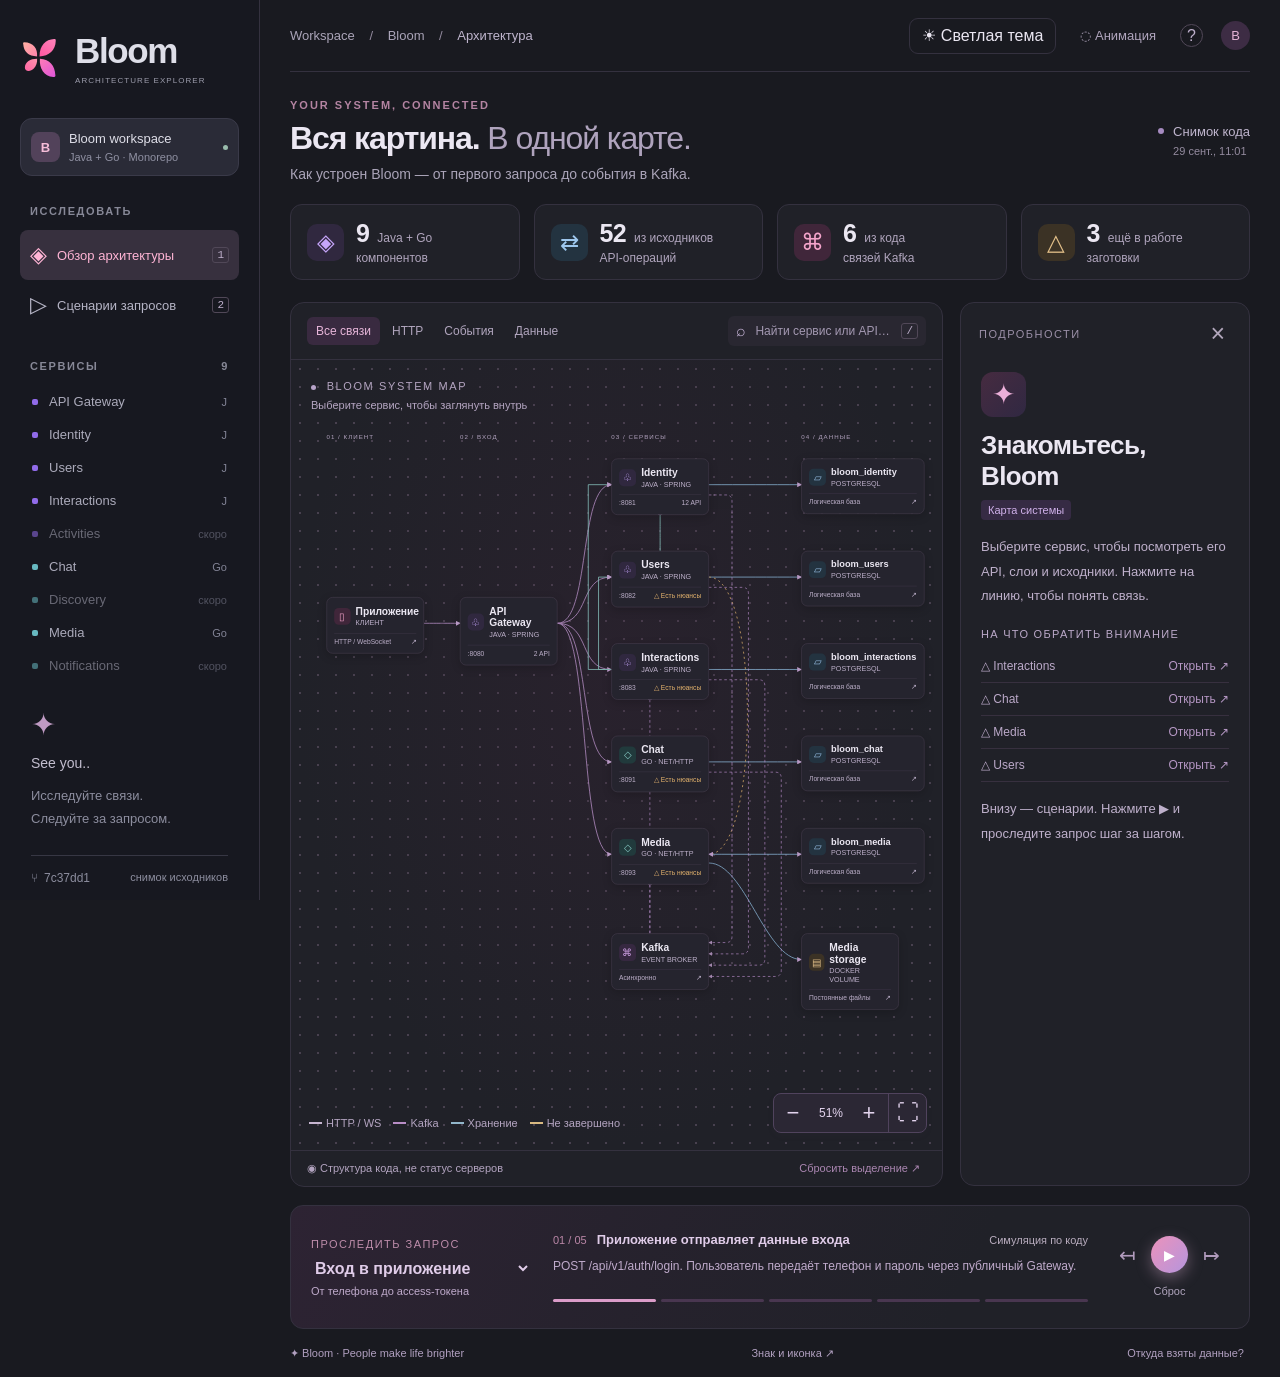
<file: docs/architecture/index.html>
<!doctype html>
<html lang="ru" data-theme="dark">

<head>
  <meta charset="utf-8">
  <meta name="viewport" content="width=device-width, initial-scale=1">
  <meta name="color-scheme" content="dark light">
  <title>Bloom — Architecture Explorer</title>
  <link rel="icon" href="assets/brand/bloom-mark.svg" type="image/svg+xml">
  <script>
    try {
      const savedTheme = localStorage.getItem("bloom-architecture-theme");
      if (savedTheme === "light") document.documentElement.dataset.theme = "light";
    } catch { /* Storage may be disabled; keep the default dark theme. */ }
  </script>
  <link rel="stylesheet" href="style.css">
  <link rel="stylesheet" href="theme.css">
</head>

<body>
  <aside class="sidebar">
    <a class="brand" href="#" aria-label="Bloom, вся архитектура"><img class="brand-mark"
        src="assets/brand/bloom-mark.svg" alt=""><span>Bloom<span class="brand-caption">ARCHITECTURE
          EXPLORER</span></span></a>
    <div class="workspace"><span class="workspace-icon">B</span><span>Bloom workspace<small>Java + Go ·
          Monorepo</small></span><span class="workspace-dot"></span></div>
    <div class="nav-label">ИССЛЕДОВАТЬ</div>
    <button class="nav active" id="overview"><span>◈</span> Обзор архитектуры <kbd>1</kbd></button>
    <button class="nav" id="scenarios-nav"><span>▷</span> Сценарии запросов <kbd>2</kbd></button>
    <div class="nav-label service-label">СЕРВИСЫ <span id="service-count"></span></div>
    <div id="service-list"></div>
    <div class="sidebar-bottom"><span class="small-flower">✦</span><strong>See you..</strong>
      <p>Исследуйте связи.<br>Следуйте за запросом.</p>
      <div class="repo-mark">⑂ <span id="commit">local</span><span>снимок исходников</span></div>
    </div>
  </aside>
  <main>
    <header class="topbar">
      <div class="breadcrumb">Workspace <span>/</span> Bloom <span>/</span> <strong>Архитектура</strong></div>
      <div class="top-actions"><button id="theme" class="theme-toggle" aria-label="Toggle dark theme"
          aria-pressed="true">?</button><button id="motion" class="quiet" aria-pressed="true">◌ Анимация</button><button
          id="help" class="help" aria-label="Как работает карта">?</button><span class="avatar">B</span></div>
    </header>
    <section class="page-heading">
      <div>
        <div class="eyebrow">YOUR SYSTEM, CONNECTED</div>
        <h1>Вся картина. <span>В одной карте.</span></h1>
        <p>Как устроен Bloom — от первого запроса до события в Kafka.</p>
      </div>
      <div class="snapshot"><span class="snapshot-dot"></span>
        <div>Снимок кода<small id="updated">Загрузка…</small></div>
      </div>
    </section>
    <section class="metrics" id="metrics" aria-label="Сводка проекта"></section>
    <div class="explorer">
      <section class="canvas-card">
        <div class="canvas-toolbar">
          <div class="segmented" role="group" aria-label="Тип связей"><button class="selected" data-filter="all">Все
              связи</button><button data-filter="http">HTTP</button><button data-filter="event">События</button><button
              data-filter="sql">Данные</button></div><label class="search"><span>⌕</span><input id="search"
              placeholder="Найти сервис или API…" aria-label="Поиск сервиса или API"><kbd>/</kbd></label>
        </div>
        <div id="viewport" tabindex="0"
          aria-label="Карта архитектуры. Выберите сервис. Перемещение — перетаскивание фона; масштаб — кнопки внизу.">
          <div class="map-label"><span></span> BLOOM SYSTEM MAP <small>Выберите сервис, чтобы заглянуть внутрь</small>
          </div>
          <div id="world"><svg id="connections" aria-label="Связи между сервисами"></svg>
            <div id="nodes"></div>
          </div>
          <div class="map-controls"><button id="zoom-out" aria-label="Уменьшить масштаб">−</button><span
              id="zoom-value">100%</span><button id="zoom-in" aria-label="Увеличить масштаб">+</button><button id="fit"
              aria-label="Показать всю карту" title="Вся карта">⛶</button></div>
          <div class="legend"><span><i class="http"></i> HTTP / WS</span><span><i class="event"></i>
              Kafka</span><span><i class="sql"></i> Хранение</span><span><i class="gap"></i> Не завершено</span></div>
          <div id="no-results" hidden>Ничего не найдено. Попробуйте название сервиса или путь API.</div>
        </div>
        <div class="map-caption"><span>◉ Структура кода, не статус серверов</span><button id="reset">Сбросить выделение
            ↗</button></div>
      </section>
      <aside class="inspector" aria-label="Детали выбранного компонента">
        <div class="inspector-top"><span>ПОДРОБНОСТИ</span><button id="close-detail"
            aria-label="Сбросить выбор">×</button></div>
        <div id="detail"></div>
      </aside>
    </div>
    <section class="player">
      <div class="player-choice"><span class="play-label">ПРОСЛЕДИТЬ ЗАПРОС</span><label for="scenario"
          class="sr-only">Сценарий</label><select id="scenario"></select><span id="scenario-subtitle"></span></div>
      <div class="player-main">
        <div class="step-heading"><span id="step-counter">01 / 05</span><strong id="step-title"></strong><span
            class="simulation">Симуляция по коду</span></div>
        <p id="step-description" aria-live="polite"></p>
        <div id="progress" class="progress"></div>
      </div>
      <div class="play-controls"><button id="previous" aria-label="Предыдущий шаг">↤</button><button id="play"
          class="play" aria-label="Воспроизвести сценарий">▶</button><button id="next"
          aria-label="Следующий шаг">↦</button><button id="stop" class="quiet"
          aria-label="Остановить сценарий">Сброс</button></div>
    </section>
    <footer><span>✦ Bloom · People make life brighter</span><a href="brand.html">Знак и иконка ↗</a><button
        id="about">Откуда взяты данные?</button></footer>
  </main>
  <dialog id="help-dialog"><button id="close-help" class="dialog-close" aria-label="Закрыть">×</button>
    <div class="eyebrow">КАК ЧИТАТЬ КАРТУ</div>
    <h2>Архитектура, которой можно доверять.</h2>
    <p>Карта собрана из Compose, маршрутов Gateway, Spring-контроллеров и OpenAPI Go-сервисов. Она не проверяет,
      запущены ли контейнеры.</p>
    <p><strong>Автоматически:</strong> сервисы, порты, маршруты, API и список исходных файлов. <strong>Вручную
        сверены:</strong> связи между сервисами, особенности авторизации и сценарии. После изменения логики они могут
      потребовать пересмотра.</p>
    <p>Нажмите на карточку или линию. В разделе «Исходники» видны файлы, на которых основано описание. Янтарный цвет
      означает незавершённую интеграцию или заготовку.</p>
    <p>Для обновления запустите <code>python infrastructure/architecture/serve.py</code>. Сервер следит за исходниками;
      открытая страница получает обновления автоматически. При открытии HTML двойным кликом показывается сохранённый
      снимок.</p>
    <p>Клавиши: <kbd>/</kbd> поиск · <kbd>1</kbd> обзор · <kbd>2</kbd> сценарии · <kbd>Esc</kbd> сброс.</p>
  </dialog>
  <script src="data.js"></script>
  <script src="app.js"></script>
</body>

</html>
</file>
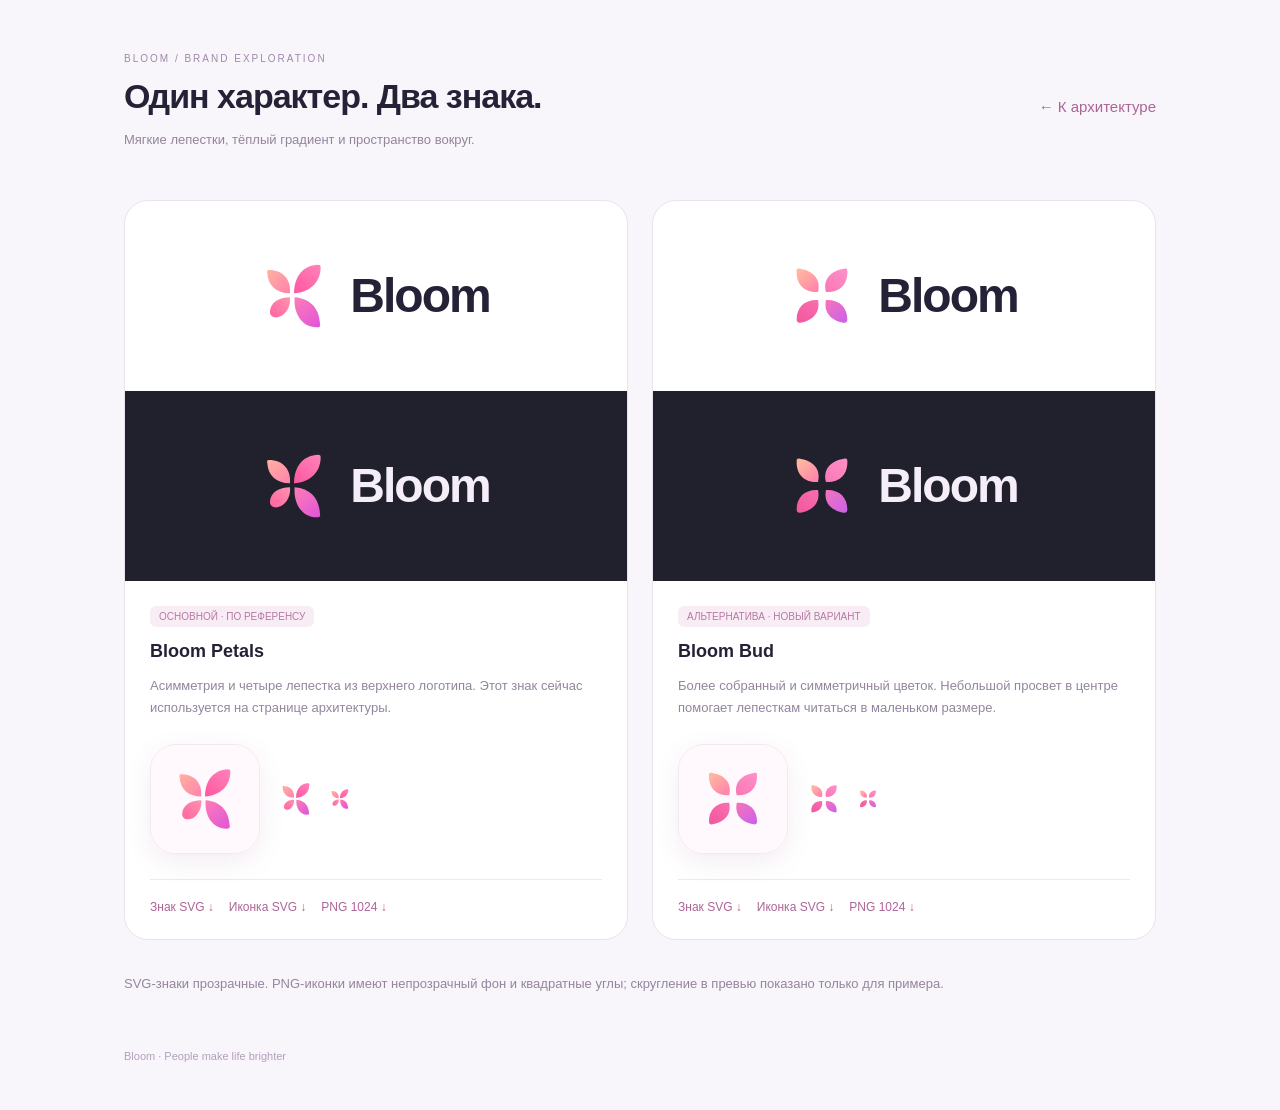
<file: docs/architecture/brand.html>
<!doctype html>
<html lang="ru">
<head><meta charset="utf-8"><meta name="viewport" content="width=device-width,initial-scale=1"><title>Bloom · Знак и иконка</title>
<style>
*{box-sizing:border-box}body{margin:0;background:#f8f6fa;color:#252237;font:15px "Segoe UI",sans-serif}main{max-width:1080px;margin:0 auto;padding:48px 24px}a{color:#ac6497;text-decoration:none}header{display:flex;justify-content:space-between;align-items:center;margin-bottom:36px}small{font-size:10px;letter-spacing:2px;color:#a088aa}h1{font-size:34px;letter-spacing:-1px;margin:12px 0}p{color:#94859d;line-height:1.7;font-size:13px}.grid{display:grid;grid-template-columns:1fr 1fr;gap:24px}.card{background:white;border:1px solid #ebe2ee;border-radius:24px;overflow:hidden}.lockup{height:190px;display:flex;align-items:center;justify-content:center;gap:24px}.lockup img{width:64px;height:70px}.lockup strong{font-size:48px;letter-spacing:-2px;line-height:1}.dark{background:#20212c;color:#f5eef8}.info{padding:25px}.info h2{font-size:18px;margin:0 0 10px}.tag{font-size:10px;background:#f8edf5;color:#b779a2;padding:5px 9px;border-radius:6px;display:inline-block;margin-bottom:14px}.samples{display:flex;align-items:center;gap:20px;margin:25px 0}.icon{width:110px;height:110px;border-radius:26px;box-shadow:0 8px 25px #a7739620;border:1px solid #f2e8f1}.sizes{display:flex;gap:18px;align-items:center}.sizes img{width:32px;height:36px}.sizes img:last-child{width:20px;height:24px}.downloads{display:flex;gap:15px;flex-wrap:wrap;font-size:12px;padding-top:20px;border-top:1px solid #f0e7f1}.note{padding:20px 0}footer{margin-top:35px;font-size:11px;color:#b39fbb}@media(max-width:640px){.grid{grid-template-columns:1fr}header{align-items:flex-start;gap:20px}.lockup strong{font-size:42px}.lockup{gap:20px}h1{font-size:27px}}
</style></head>
<body><main><header><div><small>BLOOM / BRAND EXPLORATION</small><h1>Один характер. Два знака.</h1><p>Мягкие лепестки, тёплый градиент и пространство вокруг.</p></div><a href="index.html">← К архитектуре</a></header><div class="grid">
<article class="card"><div class="lockup"><img src="assets/brand/bloom-mark.svg" alt="Четыре асимметричных розовых лепестка"><strong>Bloom</strong></div><div class="lockup dark"><img src="assets/brand/bloom-mark.svg" alt=""><strong>Bloom</strong></div><div class="info"><span class="tag">ОСНОВНОЙ · ПО РЕФЕРЕНСУ</span><h2>Bloom Petals</h2><p>Асимметрия и четыре лепестка из верхнего логотипа. Этот знак сейчас используется на странице архитектуры.</p><div class="samples"><img class="icon" src="assets/brand/bloom-app-icon.svg" alt="Иконка приложения Bloom"><div class="sizes"><img src="assets/brand/bloom-mark.svg" alt="Знак 32 пикселя"><img src="assets/brand/bloom-mark.svg" alt="Знак 20 пикселей"></div></div><div class="downloads"><a href="assets/brand/bloom-mark.svg" download>Знак SVG ↓</a><a href="assets/brand/bloom-app-icon.svg" download>Иконка SVG ↓</a><a href="assets/brand/bloom-app-icon.png" download>PNG 1024 ↓</a></div></div></article>
<article class="card"><div class="lockup"><img src="assets/brand/bloom-mark-bud.svg" alt="Симметричный цветок Bloom Bud"><strong>Bloom</strong></div><div class="lockup dark"><img src="assets/brand/bloom-mark-bud.svg" alt=""><strong>Bloom</strong></div><div class="info"><span class="tag">АЛЬТЕРНАТИВА · НОВЫЙ ВАРИАНТ</span><h2>Bloom Bud</h2><p>Более собранный и симметричный цветок. Небольшой просвет в центре помогает лепесткам читаться в маленьком размере.</p><div class="samples"><img class="icon" src="assets/brand/bloom-app-icon-bud.svg" alt="Альтернативная иконка приложения"><div class="sizes"><img src="assets/brand/bloom-mark-bud.svg" alt="Знак 32 пикселя"><img src="assets/brand/bloom-mark-bud.svg" alt="Знак 20 пикселей"></div></div><div class="downloads"><a href="assets/brand/bloom-mark-bud.svg" download>Знак SVG ↓</a><a href="assets/brand/bloom-app-icon-bud.svg" download>Иконка SVG ↓</a><a href="assets/brand/bloom-app-icon-bud.png" download>PNG 1024 ↓</a></div></div></article>
</div><p class="note">SVG-знаки прозрачные. PNG-иконки имеют непрозрачный фон и квадратные углы; скругление в превью показано только для примера.</p><footer>Bloom · People make life brighter</footer></main></body></html>
</file>
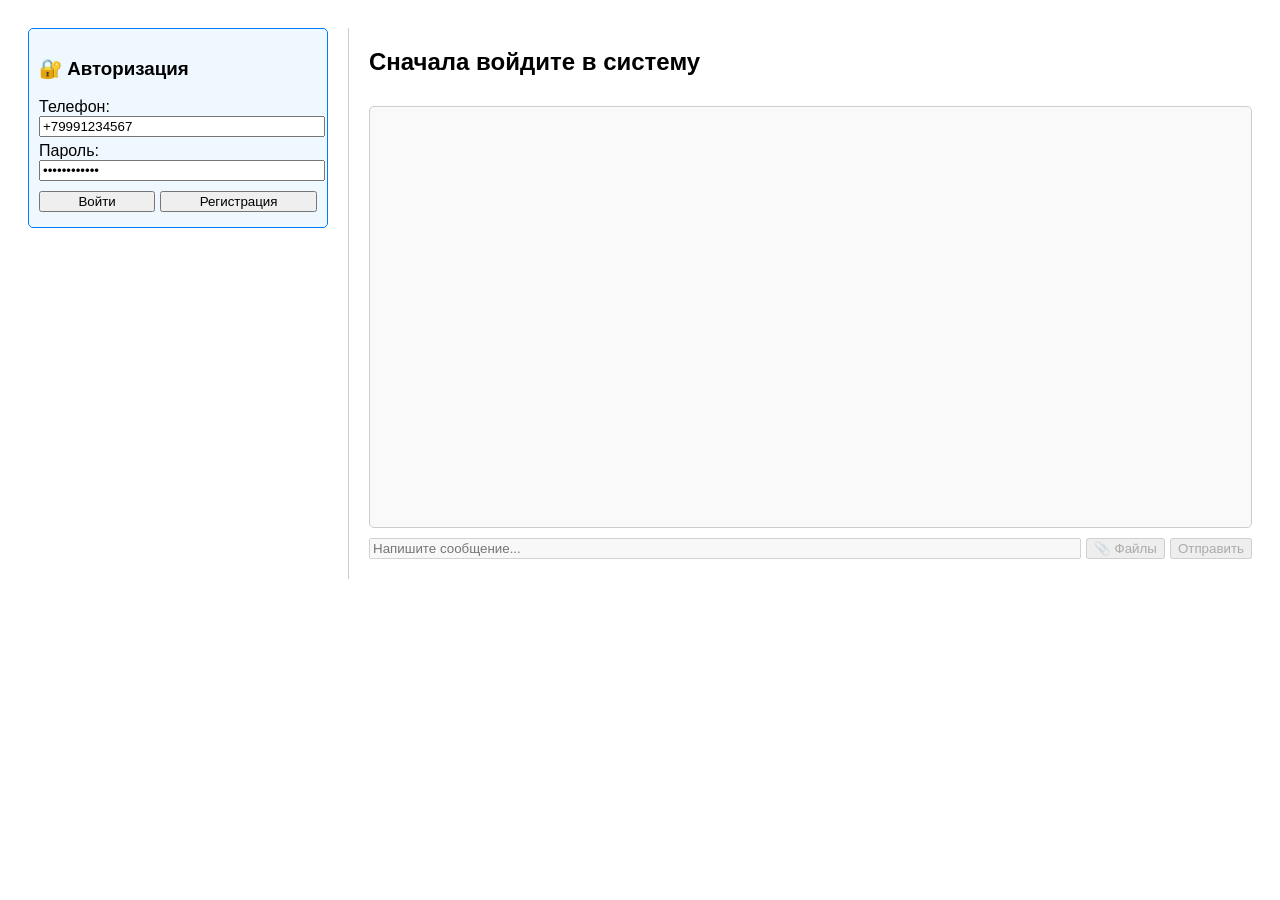
<file: server/chat/tools/test_client.html>
<!DOCTYPE html>
<html>

<head>
    <title>Bloom Multi-Chat Test (Real Auth)</title>
    <style>
        body {
            font-family: sans-serif;
            display: flex;
            gap: 20px;
            padding: 20px;
        }

        .sidebar {
            width: 300px;
            border-right: 1px solid #ccc;
            padding-right: 20px;
        }

        .main {
            flex-grow: 1;
        }

        .chat-list {
            list-style: none;
            padding: 0;
        }

        .chat-item {
            padding: 10px;
            border: 1px solid #ddd;
            margin-bottom: 5px;
            cursor: pointer;
            border-radius: 5px;
        }

        .chat-item:hover {
            background: #f0f0f0;
        }

        #chat {
            height: 400px;
            border: 1px solid #ccc;
            border-radius: 5px;
            overflow-y: scroll;
            padding: 10px;
            margin-bottom: 10px;
            background: #f9f9f9;
        }

        .message {
            margin-bottom: 5px;
            padding: 5px;
            background: #e1f5fe;
            border-radius: 4px;
            width: fit-content;
        }

        .system {
            color: gray;
            font-size: 0.9em;
            font-style: italic;
        }

        .controls {
            margin-bottom: 15px;
        }

        .auth-section {
            border: 1px solid #007bff;
            padding: 10px;
            border-radius: 5px;
            margin-bottom: 15px;
            background: #f0f8ff;
        }

        .hidden {
            display: none;
        }
    </style>
</head>

<body>
    <div class="sidebar">
        <!-- БЛОК АВТОРИЗАЦИИ -->
        <div class="auth-section" id="authSection">
            <h3>🔐 Авторизация</h3>
            <label>Телефон:</label>
            <input type="text" id="authPhone" value="+79991234567" style="width: 100%; margin-bottom: 5px;">
            <label>Пароль:</label>
            <input type="password" id="authPassword" value="password1234" style="width: 100%; margin-bottom: 10px;">
            <div style="display: flex; gap: 5px;">
                <button onclick="login()" style="flex-grow: 1; cursor: pointer;">Войти</button>
                <button onclick="register()" style="flex-grow: 1; cursor: pointer;">Регистрация</button>
            </div>
            <div id="authStatus" style="font-size: 0.8em; color: red; margin-top: 5px;"></div>
        </div>

        <!-- ИНФО О ТЕКУЩЕМ ПОЛЬЗОВАТЕЛЕ -->
        <div class="controls hidden" id="userInfoSection">
            <h4 style="margin: 0 0 5px 0;">✅ Вы вошли</h4>
            <div style="font-size: 0.8em; word-wrap: break-word; color: #333;">ID: <span id="myUserId"></span></div>
        </div>

        <!-- СОЗДАНИЕ КОМНАТЫ -->
        <div class="controls hidden" id="createRoomSection" style="border: 1px solid #eee; padding: 10px;">
            <h4>Создать новый чат</h4>
            <label>С кем (ID друга):</label>
            <input type="text" id="targetUserId" placeholder="UUID друга..." style="width: 100%;">
            <button onclick="createRoom()" style="margin-top: 5px; width: 100%; cursor: pointer;">Создать чат</button>
        </div>

        <button onclick="loadRooms()" id="loadRoomsBtn" class="hidden"
            style="width: 100%; padding: 10px; background: #dcedc8; border: none; cursor:pointer;">📥 Загрузить мои
            чаты</button>

        <!-- ПОИСК СООБЩЕНИЙ -->
        <div class="controls hidden" id="searchSection"
            style="border: 1px solid #eee; padding: 10px; margin-top: 10px;">
            <h4>Поиск сообщений</h4>
            <input type="text" id="searchQuery" placeholder="Что ищем?" style="width: 100%; margin-bottom: 5px;">
            <button onclick="searchMessages()" style="width: 100%; cursor: pointer;">Найти</button>
            <ul id="searchResults" class="chat-list" style="margin-top: 10px; max-height: 200px; overflow-y: auto;">
            </ul>
        </div>

        <ul id="roomsList" class="chat-list"></ul>
    </div>

    <div class="main">
        <h2 id="chatTitle" style="margin-bottom: 5px;">Сначала войдите в систему</h2>
        <div id="onlineStatus" style="font-size: 0.85em; color: gray; margin-bottom: 10px; min-height: 15px;"></div>
        <div id="chat"></div>

        <div id="attachmentsPreview" style="margin-bottom: 5px; font-size: 0.9em; color: #555;"></div>

        <div style="display: flex; gap: 5px;">
            <input type="text" id="msg" placeholder="Напишите сообщение..." disabled style="flex-grow: 1;"
                oninput="sendTyping()">
            <input type="file" id="mediaFile" multiple style="display:none;" onchange="uploadMedia()">
            <button id="uploadBtn" onclick="document.getElementById('mediaFile').click()" disabled>📎 Файлы</button>
            <button id="sendBtn" onclick="sendMessage()" disabled>Отправить</button>
        </div>
        <div id="typingIndicator" style="font-size: 0.8em; color: gray; margin-top: 5px; min-height: 15px;"></div>
    </div>

    <script>
        const host = window.location.host;
        const protocol = window.location.protocol;
        const wsProtocol = protocol === "https:" ? "wss:" : "ws:";

        const authApiUrl = `${protocol}//${host}/api/v1/auth`;
        const roomsApiUrl = `${protocol}//${host}/api/v1/conversations`; // Через Gateway API это будет проксировано на Чат
        const mediaApiUrl = `${protocol}//${host}/api/v1/media/upload`;

        let ws;
        let currentRoomId = null;
        let currentOtherUserId = null;
        let accessToken = null;
        let currentUserId = null;
        let uploadedFiles = []; // Array of objects { media_id, media_type }
        let attachmentsSupported = false;

        // Кэш онлайн-статусов
        let userPresence = {};

        function updateOnlineStatus(status) {
            const el = document.getElementById("onlineStatus");
            if (!status) {
                el.innerText = "";
                return;
            }
            if (status === "online") {
                el.innerText = "● В сети";
                el.style.color = "green";
            } else {
                el.innerText = "○ Не в сети";
                el.style.color = "gray";
            }
        }

        // ----- АВТОРИЗАЦИЯ -----
        async function register() {
            const phone = document.getElementById("authPhone").value;
            const password = document.getElementById("authPassword").value;
            try {
                const res = await fetch(`${authApiUrl}/register`, {
                    method: 'POST',
                    headers: { 'Content-Type': 'application/json' },
                    body: JSON.stringify({ phoneNumber: phone, password })
                });
                if (res.ok) {
                    document.getElementById("authStatus").innerText = "Регистрация успешна! Теперь войдите.";
                    document.getElementById("authStatus").style.color = "green";
                } else {
                    document.getElementById("authStatus").innerText = "Ошибка: " + await res.text();
                }
            } catch (e) {
                document.getElementById("authStatus").innerText = "Ошибка: " + e;
            }
        }

        async function login() {
            const phone = document.getElementById("authPhone").value;
            const password = document.getElementById("authPassword").value;
            try {
                const res = await fetch(`${authApiUrl}/login`, {
                    method: 'POST',
                    headers: { 'Content-Type': 'application/json' },
                    body: JSON.stringify({ phoneNumber: phone, password })
                });

                if (res.ok) {
                    const data = await res.json();
                    accessToken = data.accessToken || data.access_token || data.token;
                    if (!accessToken) {
                        document.getElementById("authStatus").innerText = "Токен не получен";
                        return;
                    }
                    onAuthSuccess(accessToken);
                } else {
                    document.getElementById("authStatus").innerText = "Ошибка: " + await res.text();
                }
            } catch (e) {
                document.getElementById("authStatus").innerText = "Ошибка: " + e;
            }
        }

        async function onAuthSuccess(token) {
            // Декодируем JWT чтобы получить user_id
            try {
                const payload = JSON.parse(atob(token.split('.')[1]));
                currentUserId = payload.user_id || payload.sub;
            } catch (e) {
                currentUserId = "unknown";
            }

            document.getElementById("authSection").classList.add("hidden");
            document.getElementById("userInfoSection").classList.remove("hidden");
            document.getElementById("createRoomSection").classList.remove("hidden");
            document.getElementById("loadRoomsBtn").classList.remove("hidden");
            document.getElementById("searchSection").classList.remove("hidden");
            document.getElementById("myUserId").innerText = currentUserId;

            // --- CAPABILITIES CHECK ---
            try {
                const chatCapRes = await fetch(`${protocol}//${host}/api/v1/conversations/capabilities`, {
                    headers: { 'Authorization': 'Bearer ' + accessToken }
                });
                const mediaCapRes = await fetch(`${protocol}//${host}/api/v1/media/capabilities`, {
                    headers: { 'Authorization': 'Bearer ' + accessToken }
                });
                if (chatCapRes.ok && mediaCapRes.ok) {
                    const chatCap = await chatCapRes.json();
                    const mediaCap = await mediaCapRes.json();
                    if (chatCap.attachmentMessages && mediaCap.privateChatAttachments) {
                        attachmentsSupported = true;
                    }
                }
            } catch (e) { console.warn("Capabilities check failed:", e); }

            // --- ГЛОБАЛЬНЫЙ ВЕБСОКЕТ ---
            const wsUrl = `${wsProtocol}//${host}/api/v1/ws?token=${accessToken}`;
            ws = new WebSocket(wsUrl);

            ws.onopen = () => {
                console.log("WS Подключен");
            };

            ws.onmessage = (evt) => {
                const wsMsg = JSON.parse(evt.data);

                if (wsMsg.type === "error") {
                    alert("Ошибка сервера: " + wsMsg.error);
                    return;
                }

                if (wsMsg.type === "new_message") {
                    const data = wsMsg.payload;

                    // Рисуем сообщение только если мы сейчас сидим в этой комнате
                    if (data.room_id === currentRoomId) {
                        printMsg(data, "");

                        // Сбрасываем индикатор "печатает"
                        document.getElementById("typingIndicator").innerText = "";

                        // Автоматически помечаем как прочитанное, если мы получатель
                        if (data.sender_id !== currentUserId) {
                            ws.send(JSON.stringify({
                                type: "mark_as_read",
                                payload: { message_id: data.id, room_id: currentRoomId }
                            }));
                        }
                    } else {
                        console.log("Новое сообщение в другой комнате:", data.room_id);
                    }
                } else if (wsMsg.type === "edit_message" || wsMsg.type === "delete_message" || wsMsg.type === "mark_as_read") {
                    if (wsMsg.payload.room_id === currentRoomId) {
                        // Простой хак для тестового клиента: просто перезагружаем історію чата,
                        // чтобы отобразить все новые статусы (прочитано/изменено/удалено).
                        connectToRoom(currentRoomId, currentOtherUserId);
                    }
                }

                if (wsMsg.type === "typing") {
                    const data = wsMsg.payload;
                    if (data.room_id === currentRoomId && data.user_id !== currentUserId) {
                        const ind = document.getElementById("typingIndicator");
                        if (data.is_typing) {
                            ind.innerText = "Собеседник печатает...";
                            clearTimeout(window.typingTimeout);
                            window.typingTimeout = setTimeout(() => { ind.innerText = ""; }, 3000);
                        } else {
                            ind.innerText = "";
                        }
                    }
                }

                if (wsMsg.type === "presence") {
                    const data = wsMsg.payload;
                    // 1. Обязательно кэшируем статус в память браузера!
                    userPresence[data.user_id] = data.status;

                    // 2. Если сейчас открыт чат с этим собеседником — обновляем UI
                    if (data.user_id === currentOtherUserId) {
                        updateOnlineStatus(data.status);
                    }
                }
            };

            ws.onclose = () => {
                console.log("WS Отключен");
                document.getElementById("msg").disabled = true;
                document.getElementById("sendBtn").disabled = true;
                document.getElementById("uploadBtn").disabled = true;
            };

            loadRooms();
        }


        // ----- ЧАТЫ И КОМНАТЫ -----
        async function createRoom() {
            const targetId = document.getElementById("targetUserId").value;
            try {
                const res = await fetch(roomsApiUrl, {
                    method: 'POST',
                    headers: {
                        'Authorization': 'Bearer ' + accessToken,
                        'Content-Type': 'application/json'
                    },
                    body: JSON.stringify({ user2_id: targetId })
                });
                if (res.ok) {
                    alert("Комната создана!");
                    loadRooms();
                } else {
                    alert("Ошибка: " + await res.text());
                }
            } catch (e) {
                alert("Ошибка: " + e);
            }
        }

        async function loadRooms() {
            try {
                const res = await fetch(roomsApiUrl, {
                    headers: {
                        'Authorization': 'Bearer ' + accessToken
                    }
                });
                if (res.ok) {
                    const rooms = await res.json();
                    const list = document.getElementById("roomsList");
                    list.replaceChildren();
                    if (!rooms || rooms.length === 0) {
                        const empty = document.createElement("li");
                        empty.textContent = "Нет чатов";
                        list.appendChild(empty);
                        return;
                    }
                    rooms.forEach(room => {
                        const li = document.createElement("li");
                        li.className = "chat-item";
                        const otherUserId = room.user1_id == currentUserId ? room.user2_id : room.user1_id;

                        let text = `Чат с User (ID: ${otherUserId.substring(0, 8)}...)`;
                        if (room.last_message) {
                            text += `\n💬 ${room.last_message}`;
                        }
                        li.innerText = text;

                        li.onclick = () => connectToRoom(room.id, otherUserId);
                        list.appendChild(li);
                    });
                } else {
                    alert("Ошибка загрузки комнат: " + await res.text());
                }
            } catch (e) {
                alert("Ошибка загрузки комнат: " + e);
            }
        }

        // ----- ПОИСК -----
        async function searchMessages() {
            const query = document.getElementById("searchQuery").value;
            if (!query.trim()) return;

            try {
                const searchUrl = `${protocol}//${host}/api/v1/conversations/search?q=${encodeURIComponent(query.trim())}`;
                const res = await fetch(searchUrl, {
                    headers: { 'Authorization': 'Bearer ' + accessToken }
                });

                const list = document.getElementById("searchResults");
                list.replaceChildren();

                if (res.ok) {
                    const data = await res.json();
                    if (!data.items || data.items.length === 0) {
                        const empty = document.createElement("li");
                        empty.textContent = "Ничего не найдено";
                        list.appendChild(empty);
                        return;
                    }
                    data.items.forEach(item => {
                        const li = document.createElement("li");
                        li.className = "chat-item";
                        li.style.fontSize = "0.85em";
                        li.innerText = `Комната ${item.room_id}\nСообщение: ${item.content}`;
                        li.onclick = () => {
                            loadContext(item.room_id, item.id);
                        };
                        list.appendChild(li);
                    });
                } else {
                    alert("Ошибка поиска: " + await res.text());
                }
            } catch (e) {
                alert("Ошибка поиска: " + e);
            }
        }

        async function loadContext(roomId, aroundId) {
            currentRoomId = roomId;
            currentOtherUserId = null; // We don't necessarily know it
            document.getElementById("chatTitle").innerText = `Контекст сообщения ${aroundId} (Комната ${roomId})`;
            document.getElementById("chat").replaceChildren();

            try {
                const contextUrl = `${protocol}//${host}/api/v1/conversations/${roomId}/messages?around=${aroundId}&limit=50`;
                const res = await fetch(contextUrl, {
                    headers: { 'Authorization': 'Bearer ' + accessToken }
                });
                if (res.ok) {
                    const page = await res.json();
                    const msgs = page.items || page;
                    if (msgs && msgs.length > 0) {
                        msgs.forEach(data => {
                            printMsg(data, "");
                            if (data.id === aroundId) {
                                const msgDiv = document.getElementById("msg-" + data.id);
                                if (msgDiv) msgDiv.style.border = "2px solid orange";
                            }
                        });
                    } else {
                        printMsg({ sender_id: "system", content: "Сообщений не найдено." }, "system");
                    }
                } else {
                    alert("Ошибка загрузки контекста: " + await res.text());
                }
            } catch (e) {
                console.error("Ошибка загрузки контекста", e);
            }

            document.getElementById("msg").disabled = false;
            document.getElementById("sendBtn").disabled = false;
            if (attachmentsSupported) {
                document.getElementById("uploadBtn").disabled = false;
            } else {
                document.getElementById("uploadBtn").disabled = true;
            }
        }

        // ----- WEBSOCKET -----
        async function connectToRoom(roomId, otherUserId) {
            currentRoomId = roomId;
            currentOtherUserId = otherUserId;
            document.getElementById("chatTitle").innerText = `Чат с User (ID: ${otherUserId.substring(0, 8)}...)`;

            // Подтягиваем актуальный статус из памяти
            updateOnlineStatus(userPresence[otherUserId]);

            document.getElementById("chat").replaceChildren();

            // Загрузка истории сообщений (теперь через REST)
            try {
                // Если ты используешь Gateway, убедись, что этот маршрут проксируется правильно
                const historyUrl = `${protocol}//${host}/api/v1/conversations/${roomId}/messages`;
                const res = await fetch(historyUrl, {
                    headers: { 'Authorization': 'Bearer ' + accessToken }
                });
                if (res.ok) {
                    const msgs = await res.json();
                    if (msgs && msgs.length > 0) {
                        msgs.forEach(data => {
                            printMsg(data, "");

                            // Если мы зашли и видим непрочитанные сообщения собеседника — помечаем их
                            if (data.sender_id !== currentUserId && !data.read_at) {
                                ws.send(JSON.stringify({
                                    type: "mark_as_read",
                                    payload: { message_id: data.id, room_id: currentRoomId }
                                }));
                            }
                        });
                    } else {
                        printMsg({ sender_id: "system", content: "Сообщений пока нет. Напишите первым!" }, "system");
                    }
                } else {
                    console.error("Ошибка HTTP:", res.status);
                }
            } catch (e) {
                console.error("Ошибка загрузки истории", e);
            }

            document.getElementById("msg").disabled = false;
            document.getElementById("sendBtn").disabled = false;
            if (attachmentsSupported) {
                document.getElementById("uploadBtn").disabled = false;
            } else {
                document.getElementById("uploadBtn").disabled = true;
            }
        }

        // ----- МЕДИА -----
        async function uploadMedia() {
            const files = document.getElementById("mediaFile").files;
            if (files.length === 0) return;
            if (!currentRoomId) {
                alert("Сначала выберите чат");
                return;
            }

            for (let i = 0; i < files.length; i++) {
                const formData = new FormData();
                formData.append("file", files[i]);
                formData.append("roomId", currentRoomId);

                document.getElementById("attachmentsPreview").innerText = `Загрузка файла ${i + 1} из ${files.length}...`;

                try {
                    const res = await fetch(`${protocol}//${host}/api/v1/media/chat-attachments`, {
                        method: "POST",
                        headers: {
                            'Authorization': 'Bearer ' + accessToken,
                            'Idempotency-Key': crypto.randomUUID()
                        },
                        body: formData
                    });

                    if (res.ok) {
                        const data = await res.json();
                        // Сохраняем uuid, как ожидает сервер в новом формате
                        uploadedFiles.push({
                            media_id: data.mediaId
                        });
                    } else {
                        alert("Ошибка загрузки файла " + files[i].name + ": " + await res.text());
                    }
                } catch (e) {
                    alert("Ошибка при отправке файла: " + e);
                }
            }

            document.getElementById("mediaFile").value = "";
            renderAttachmentsPreview();
        }

        function renderAttachmentsPreview() {
            const previewDiv = document.getElementById("attachmentsPreview");
            if (uploadedFiles.length === 0) {
                previewDiv.innerText = "";
                return;
            }
            previewDiv.textContent = `Прикреплено файлов: ${uploadedFiles.length}. `;
            const clear = document.createElement("button");
            clear.textContent = "Удалить всё";
            clear.onclick = clearAttachments;
            previewDiv.appendChild(clear);
        }

        function clearAttachments() {
            uploadedFiles = [];
            renderAttachmentsPreview();
        }

        let lastTypingTime = 0;
        function sendTyping() {
            if (!ws || ws.readyState !== WebSocket.OPEN || !currentRoomId) return;
            const now = Date.now();
            if (now - lastTypingTime < 2000) return; // шлём не чаще раз в 2 секунды
            lastTypingTime = now;

            ws.send(JSON.stringify({
                type: "typing",
                payload: { room_id: currentRoomId, is_typing: true }
            }));
        }

        // ----- СООБЩЕНИЯ -----
        function sendMessage() {
            const input = document.getElementById("msg");
            if (input.value.trim() === "" && uploadedFiles.length === 0) return;

            const msgObj = {
                type: "new_message",
                payload: {
                    room_id: currentRoomId,
                    client_message_id: crypto.randomUUID(),
                    content: input.value,
                    attachments: uploadedFiles
                }
            };

            ws.send(JSON.stringify(msgObj));
            input.value = "";
            clearAttachments();
        }

        function safeMediaUrl(value) {
            if (typeof value !== "string") return null;
            try {
                const url = new URL(value, window.location.origin);
                if (url.origin !== window.location.origin || !["http:", "https:"].includes(url.protocol)
                    || url.username || url.password || url.search || url.hash
                    || !/^\/api\/v1\/media\/[0-9a-f]{8}-[0-9a-f]{4}-[0-9a-f]{4}-[0-9a-f]{4}-[0-9a-f]{12}$/i.test(url.pathname)) return null;
                return url.href;
            } catch (_) { return null; }
        }

        async function downloadMedia(url, button) {
            // Never navigate to unverified Media content: HTML/SVG may contain scripts.
            const safeUrl = safeMediaUrl(url);
            if (!safeUrl) return;
            button.disabled = true;
            try {
                const response = await fetch(safeUrl, {
                    headers: { Authorization: "Bearer " + accessToken },
                    redirect: "error",
                    credentials: "omit",
                    signal: AbortSignal.timeout(30000)
                });
                if (!response.ok) throw new Error("Не удалось скачать файл");
                const reader = response.body.getReader();
                const chunks = [];
                let size = 0;
                try {
                    while (true) {
                        const { done, value } = await reader.read();
                        if (done) break;
                        size += value.byteLength;
                        if (size > 10 * 1024 * 1024) throw new Error("Файл слишком большой");
                        chunks.push(value);
                    }
                } finally { await reader.cancel(); }
                const blob = new Blob(chunks, { type: "application/octet-stream" });
                const blobUrl = URL.createObjectURL(blob);
                const link = document.createElement("a");
                link.href = blobUrl;
                link.download = "bloom-attachment.bin";
                document.body.appendChild(link);
                link.click();
                link.remove();
                setTimeout(() => URL.revokeObjectURL(blobUrl), 60000);
            } catch (_) {
                alert("Не удалось скачать файл. Проверь доступ и подключение.");
            } finally { button.disabled = false; }
        }

        function printMsg(data, className) {
            const chatDiv = document.getElementById("chat");
            const div = document.createElement("div");
            if (data.id) div.id = "msg-" + data.id;
            div.className = className === "system" ? "message system" : "message";

            const isMe = data.sender_id === currentUserId;
            const sender = className === "system" ? "Система" : (isMe ? "Вы" : "Собеседник");

            const author = document.createElement("b");
            author.textContent = `${sender}: `;
            div.appendChild(author);

            if (data.deleted_at) {
                div.appendChild(document.createTextNode("[Сообщение удалено]"));
                chatDiv.appendChild(div);
                chatDiv.scrollTop = chatDiv.scrollHeight;
                return;
            }

            const textNode = document.createTextNode((typeof data.content === "string" ? data.content : "") + " ");
            div.appendChild(textNode);

            if (data.edited_at) {
                const editedSpan = document.createElement("small");
                editedSpan.style.color = "gray";
                editedSpan.textContent = "[Изменено] ";
                div.appendChild(editedSpan);
            }

            if (isMe && data.read_at) {
                const readSpan = document.createElement("small");
                readSpan.style.color = "green";
                readSpan.textContent = "✓✓ ";
                div.appendChild(readSpan);
            }

            if (Array.isArray(data.attachments) && data.attachments.length > 0) {
                const list = document.createElement("ul");
                data.attachments.forEach(att => {
                    const item = document.createElement("li");
                    let urlStr = null;
                    if (att.media_id) {
                        urlStr = `/api/v1/media/${att.media_id}`;
                    } else if (att.url) {
                        urlStr = att.url;
                    }

                    if (urlStr) {
                        const safeUrl = safeMediaUrl(urlStr);
                        if (safeUrl) {
                            const button = document.createElement("button");
                            button.textContent = "Скачать файл (без предпросмотра)";
                            button.onclick = () => downloadMedia(safeUrl, button);
                            item.appendChild(button);
                        } else {
                            item.textContent = "Недопустимая ссылка на вложение";
                        }
                    } else {
                        item.textContent = "Нет ссылки или media_id";
                    }
                    list.appendChild(item);
                });
                div.appendChild(list);
            }

            if (isMe && !className) {
                const editBtn = document.createElement("button");
                editBtn.textContent = "✎";
                editBtn.style.marginLeft = "10px";
                editBtn.onclick = () => {
                    const newText = prompt("Редактировать сообщение:", data.content);
                    if (newText !== null && newText.trim() !== "") {
                        ws.send(JSON.stringify({ type: "edit_message", payload: { message_id: data.id, room_id: currentRoomId, content: newText } }));
                    }
                };
                const delBtn = document.createElement("button");
                delBtn.textContent = "🗑";
                delBtn.onclick = () => {
                    if (confirm("Удалить сообщение?")) {
                        ws.send(JSON.stringify({ type: "delete_message", payload: { message_id: data.id, room_id: currentRoomId } }));
                    }
                };
                div.appendChild(editBtn);
                div.appendChild(delBtn);
            }

            chatDiv.appendChild(div);
            chatDiv.scrollTop = chatDiv.scrollHeight;
        }
    </script>
</body>

</html>
</file>
<file: docs/architecture/style.css>
:root{--bg:#f6f5f9;--ink:#202032;--muted:#898797;--line:#eeedf3;--pink:#ed629d;--purple:#916be9;--blue:#548ec8;--green:#53a896;--amber:#c99543;--font:Inter,"Segoe UI",Arial,sans-serif}
*{box-sizing:border-box}body{margin:0;background:var(--bg);color:var(--ink);font-family:var(--font);font-size:16px}button,input,select{font:inherit}button,a,input,select{-webkit-tap-highlight-color:transparent}button{cursor:pointer}button:focus-visible,a:focus-visible,input:focus-visible,select:focus-visible{outline:2px solid var(--pink);outline-offset:3px}button{border:0;background:none;color:inherit}a{color:inherit;text-decoration:none}[hidden]{display:none!important}.sidebar{width:260px;position:fixed;inset:0 auto 0 0;background:#20212c;color:#dedee8;display:flex;flex-direction:column;padding:31px 20px;z-index:3;border-right:1px solid #31323e}.brand{display:flex;align-items:center;gap:16px;font-size:35px;font-weight:750;letter-spacing:-1.4px}.brand-caption{display:block;font-size:8px;letter-spacing:1.05px;color:#9c9cab;margin-top:5px;font-weight:500}.brand-mark{display:block;width:39px;height:43px;flex:0 0 39px;object-fit:contain}.workspace{margin:33px 0 29px;background:#2a2b37;border:1px solid #3a3a49;padding:12px 10px;display:flex;align-items:center;gap:9px;border-radius:12px;font-size:13px}.workspace-icon{display:grid;place-items:center;width:29px;height:30px;border-radius:8px;background:#52425a;color:#f6bdd9;font-weight:700}.workspace small{display:block;font-size:11px;color:#8f90a2;margin-top:5px}.workspace-dot{width:5px;height:5px;background:#99bcac;border-radius:50%;margin-left:auto}.nav-label{font-size:11px;letter-spacing:1.6px;font-weight:600;color:#878897;margin:0 10px 13px}.nav{display:flex;align-items:center;width:100%;padding:12px 10px;border-radius:8px;color:#b5b4c5;text-align:left;gap:10px;font-size:13px}.nav.active{background:#37303e;color:#ffb4d5}.nav span{font-size:22px}.nav kbd{margin-left:auto;border-color:#514255;background:transparent}.service-label{display:flex;justify-content:space-between;margin-top:30px}.service-button{display:flex;align-items:center;width:100%;gap:11px;color:#abaaba;padding:9px 12px;font-size:13px;text-align:left;border-radius:8px}.service-button:hover,.service-button.active{color:#fff;background:#30313d}.service-dot{width:6px;height:6px;border-radius:2px;background:var(--purple)}.service-dot.go{background:#68b9c1}.service-button.stub{opacity:.55}.service-button small{margin-left:auto;color:#828395;font-size:11px}.sidebar-bottom{margin-top:auto;padding:25px 11px 0;color:#8c8d9e}.sidebar-bottom strong{display:block;color:#c3becf;font-size:14px;font-weight:500;margin-top:13px}.sidebar-bottom p{font-size:13px;line-height:1.8}.small-flower{font-size:30px;color:#bf9ac3}.repo-mark{border-top:1px solid #373744;margin-top:24px;padding-top:15px;font-size:12px;display:flex;gap:6px}.repo-mark span:last-child{margin-left:auto;font-size:11px}main{margin-left:260px;padding:0 30px;max-width:2200px}.topbar{height:72px;display:flex;justify-content:space-between;align-items:center;border-bottom:1px solid #e7e5ed}.breadcrumb{color:var(--muted);font-size:13px}.breadcrumb span{margin:0 11px;color:#c9c5d0}.breadcrumb strong{color:#555167;font-weight:500}.top-actions{display:flex;gap:18px;align-items:center}.quiet{color:var(--muted);font-size:13px}.help{width:23px;height:23px;border:1px solid #d4d1dd;border-radius:50%;color:#7b7789}.avatar{display:grid;place-items:center;width:29px;height:29px;border-radius:50%;background:#eadfee;color:#9c7099;font-size:13px}.page-heading{display:flex;justify-content:space-between;align-items:center;padding:27px 0 22px}.eyebrow{font-size:11px;letter-spacing:2px;color:#b484a2;font-weight:650}h1{font-size:32px;letter-spacing:-1.1px;margin:9px 0}h1 span{font-weight:400;color:#8e869c}.page-heading p{margin:7px 0 0;color:var(--muted);font-size:14px}.snapshot{display:flex;align-items:flex-start;gap:9px;color:#777383;font-size:13px}.snapshot-dot{width:6px;height:6px;border-radius:50%;background:#a68bc1;margin-top:4px}.snapshot small{display:block;font-size:11px;margin-top:6px;color:#aaa4b2}.metrics{display:grid;grid-template-columns:repeat(4,1fr);gap:14px;margin-bottom:22px}.metric{background:#ffffffb0;border:1px solid #e9e6ef;border-radius:12px;padding:14px 16px;display:flex;align-items:center;gap:12px}.metric-icon{width:37px;height:37px;background:#f3ecfb;display:grid;place-items:center;border-radius:10px;color:#a77ed2;font-size:23px}.metric:nth-child(2) .metric-icon{background:#ebf2f8;color:#6f9bbe}.metric:nth-child(3) .metric-icon{background:#fbedf4;color:#d78aac}.metric:nth-child(4) .metric-icon{background:#f7f0e5;color:#bf9d62}.metric strong{font-size:25px;letter-spacing:-.7px;font-weight:600}.metric small{color:#a19aa9;font-size:12px;margin-left:8px}.metric p{margin:3px 0 0;color:#8e8799;font-size:12px}.explorer{display:grid;grid-template-columns:minmax(0,1fr) 290px;gap:17px}.canvas-card,.inspector{background:white;border:1px solid #e7e3ee;border-radius:14px;overflow:hidden}.canvas-toolbar{height:57px;display:flex;align-items:center;justify-content:space-between;padding:0 16px;border-bottom:1px solid var(--line);gap:10px}.segmented{display:flex;gap:3px}.segmented button{padding:7px 9px;font-size:12px;color:#928b9d;border-radius:6px}.segmented .selected{color:#8f669e;background:#f4edf7}.search{display:flex;align-items:center;gap:7px;background:#f8f7fa;padding:6px 8px;border-radius:6px;color:#ada6b8}.search input{border:0;background:none;width:141px;font-size:12px;outline:0;color:#51485e}kbd{font-size:11px;border:1px solid #e3dfe9;padding:1px 4px;border-radius:3px;color:#aaa2b4}#viewport{height:790px;position:relative;overflow:hidden;touch-action:none;background:radial-gradient(ellipse at 50% 40%,#fff8fd66,transparent 70%),radial-gradient(#dcd8e8 .8px,transparent .8px);background-size:auto,18px 18px;cursor:grab}#viewport.dragging{cursor:grabbing}#world{position:absolute;transform-origin:0 0;width:1220px;height:1160px}#connections{width:1220px;height:1160px;position:absolute;overflow:visible}.map-label{position:absolute;top:20px;left:20px;z-index:1;font-size:11px;letter-spacing:1.6px;color:#a094ac;pointer-events:none}.map-label small{display:block;letter-spacing:0;margin-top:7px;color:#b6adbe;font-size:11px}.map-label span{display:inline-block;width:5px;height:5px;background:#b7a3c9;border-radius:50%;margin-right:6px}.node{position:absolute;width:190px;min-height:101px;text-align:left;background:rgba(255,255,255,.98);border:1px solid #e2dce9;box-shadow:0 5px 16px #4c2d6910,0 1px 2px #4c2d6906;border-radius:12px;padding:15px 14px;transition:opacity .25s,border-color .25s,box-shadow .25s;cursor:pointer}.node:hover{border-color:#be9fcd;box-shadow:0 6px 22px #794d8120}.node.selected,.node.step-active{border-color:#d987bc;box-shadow:0 0 0 3px #f5d9ed,0 6px 20px #8f3c7820}.node.faded{opacity:.32}.node-head{display:flex;align-items:center;gap:10px}.node-icon{width:33px;height:33px;display:grid;place-items:center;border-radius:9px;background:#f2ebfc;color:#9a72c7;font-size:20px}.node.go .node-icon{background:#e9f6f5;color:#479e9d}.node.database .node-icon{background:#edf3fa;color:#6f94bf}.node.event .node-icon{background:#f8eefb;color:#aa78be}.node.storage .node-icon{background:#f9f1e5;color:#bb9d63}.node.client .node-icon{background:#fdecf4;color:#da8bae}.node strong{font-size:20px;font-weight:650}.node .node-tech{display:block;font-size:14px;color:#a49bad;margin-top:3px}.node-bottom{display:flex;justify-content:space-between;border-top:1px solid #f1edf5;margin-top:12px;padding-top:8px;color:#887795;font-size:13px}.node.stub{border-style:dashed;background:#fbf9fd}.node.stub strong{color:#a098ab}.node-warning{color:var(--amber)}.lane-title{position:absolute;font-size:12px;color:#a394b0;letter-spacing:2px;text-transform:uppercase}.edge-line{fill:none;stroke:#c7b3d0;stroke-width:1.6}.edge.event .edge-line{stroke:#cfa5dc;stroke-dasharray:5 5}.edge.sql .edge-line{stroke:#bdd0df}.edge.http .edge-line{stroke:#b9d2d1}.edge.gap .edge-line,.edge.planned .edge-line{stroke:#dbbc87;stroke-dasharray:4 6}.edge-hit{fill:none;stroke:transparent;stroke-width:16;cursor:pointer}.edge-label{opacity:0;transition:opacity .15s;font-family:var(--font);font-size:14px;fill:#9b7caa;paint-order:stroke;stroke:#fff;stroke-width:4px;stroke-linejoin:round;pointer-events:none}.edge.faded{opacity:.09}.edge.active .edge-line{stroke:#df80b5;stroke-width:3;stroke-dasharray:7 5;animation:flow 1.2s linear infinite}.edge.active .edge-label{opacity:0;transition:opacity .15s;fill:#bd699c}.packet{fill:#ed78b0;filter:drop-shadow(0 0 4px #e878aa);pointer-events:none}.no-motion .packet{display:none}.no-motion .edge.active .edge-line{animation:none}.map-controls{position:absolute;bottom:17px;right:15px;display:flex;align-items:center;background:white;border:1px solid #e7e2ee;border-radius:8px;box-shadow:0 3px 9px #65557709;font-size:12px;color:#9a91a4;z-index:2}.map-controls button{width:38px;height:38px;font-size:22px}.map-controls span{width:38px;text-align:center}.map-controls button:last-child{border-left:1px solid #eee8f3}.legend{position:absolute;bottom:21px;left:18px;display:flex;gap:12px;font-size:11px;color:#9d91a8;pointer-events:none}.legend span{display:flex;align-items:center;gap:4px}.legend i{width:13px;height:2px;background:#c6b5d0}.legend i.event{background:#b88dc6}.legend i.sql{background:#92b7cb}.legend i.gap{background:#d8b981}#no-results{position:absolute;top:46%;left:20%;right:20%;padding:18px;background:#fffc;border-radius:12px;text-align:center;line-height:1.8;color:#93839e}.map-caption{height:36px;display:flex;align-items:center;justify-content:space-between;padding:0 16px;border-top:1px solid var(--line);font-size:11px;color:#a398af}.map-caption button{font-size:11px;color:#aa86b1}.inspector{display:flex;flex-direction:column;max-height:884px}.inspector-top{display:flex;justify-content:space-between;align-items:center;padding:15px 18px 8px;font-size:11px;letter-spacing:1.5px;color:#9b90a8}.inspector-top button{font-size:25px;color:#b2a7bc}#detail{overflow-y:auto;padding:8px 20px 21px;scrollbar-width:thin;scrollbar-color:#e4dbe9 transparent}.detail-icon{width:45px;height:45px;border-radius:12px;display:grid;place-items:center;font-size:28px;background:linear-gradient(135deg,#fae8f3,#eee5fb);color:#bd7baf;margin:7px 0 13px}.detail-title{font-size:26px;margin:0 0 8px;letter-spacing:-.6px}.pill{display:inline-block;padding:4px 7px;border-radius:4px;background:#f3edf8;font-size:11px;color:#a17db6}.pill.amber{background:#faf2e6;color:#b7975c}.description{font-size:13px;line-height:1.9;color:#8a7f97;margin:15px 0}.detail-tabs{display:flex;gap:14px;border-bottom:1px solid #eee8f2;margin:18px 0 13px}.detail-tabs button{font-size:12px;padding:0 0 9px;color:#a297ad;border-bottom:2px solid transparent}.detail-tabs button.active{color:#b878a6;border-color:#d994bc}.detail-section h3{font-size:11px;letter-spacing:1.3px;color:#a99bb4;margin:19px 0 10px;font-weight:500}.detail-row{display:flex;justify-content:space-between;gap:10px;padding:8px 0;border-bottom:1px solid #f4eff7;font-size:12px;color:#9a8ba8}.detail-row b{color:#6a5d78;font-weight:500;text-align:right;overflow-wrap:anywhere}.notice{margin:14px 0;padding:11px;background:#fcf6eb;border:1px solid #f0e4ce;border-radius:8px;color:#af9166;font-size:12px;line-height:1.7}.notice strong{display:block;font-size:12px;margin-bottom:4px}.related{width:100%;padding:9px 0;text-align:left;display:flex;justify-content:space-between;border-bottom:1px solid #f2edf6;color:#877694;font-size:12px}.related span:last-child{color:#b597c4}.endpoint{padding:9px 0;border-bottom:1px solid #f0eaf5;font-size:12px;overflow-wrap:anywhere}.method{font-size:11px;font-weight:700;color:#749989;margin-right:7px}.method.POST{color:#a27fc1}.method.DELETE{color:#d18e9b}.endpoint code{font-size:11px;color:#82728f}.endpoint small{display:block;color:#b2a7ba;font-size:11px;margin-top:5px}.file-link{display:block;border:0;background:#f9f6fb;padding:8px;border-radius:5px;width:100%;text-align:left;font-size:11px;line-height:1.6;color:#957fa5;overflow-wrap:anywhere;margin:5px 0;cursor:pointer}.file-link:hover{background:#f1e9f7}.empty{font-size:13px;color:#aa9ab5;line-height:1.8}.layer{border-bottom:1px solid #eee9f3;padding:8px 0}.layer summary{font-size:12px;color:#8c789c;cursor:pointer}.player{display:flex;gap:22px;align-items:center;margin-top:18px;padding:20px;border:1px solid #e9e2ef;border-radius:13px;background:linear-gradient(115deg,#fcf8ff,#fff 65%);min-height:124px}.player-choice{width:220px;flex-shrink:0}.play-label{font-size:11px;letter-spacing:1.5px;color:#be8dab;display:block;margin-bottom:9px}.player-choice select{border:0;background:transparent;color:#655472;font-weight:600;width:100%;font-size:16px;padding:0;cursor:pointer}.player-choice>span:last-child{display:block;color:#b4a6bc;font-size:11px;margin-top:7px}.player-main{flex:1;min-width:0}.step-heading{display:flex;gap:10px;align-items:center;font-size:13px}.step-heading>span:first-child{font-size:11px;color:#ba87a7}.step-heading strong{font-weight:550;color:#776381}.simulation{margin-left:auto;font-size:11px;color:#b9adbf;white-space:nowrap}.player-main p{font-size:12px;line-height:1.8;color:#a392ae;min-height:34px;margin:9px 0}.progress{display:flex;gap:5px}.progress button{height:3px;border-radius:5px;background:#eee6f4;flex:1;padding:0;transition:background .3s}.progress button.active{background:#d7a0c4}.play-controls{display:flex;gap:9px;align-items:center;flex-wrap:wrap;width:119px;justify-content:center}.play-controls>button{font-size:20px;color:#b19bbd}.play-controls .play{width:37px;height:37px;border-radius:50%;background:linear-gradient(130deg,#ec92bb,#b595dd);color:white;font-size:14px;box-shadow:0 5px 15px #d9b0d360}.play-controls .quiet{font-size:11px;width:100%;margin-top:2px}footer{display:flex;justify-content:space-between;align-items:center;padding:17px 0;color:#b4a8be;font-size:11px}footer button{font-size:11px;color:#a493b0}dialog{border:1px solid #e8daec;border-radius:18px;max-width:570px;padding:35px;background:#fff;color:#685575;box-shadow:0 30px 100px #27163430}dialog::backdrop{background:#29213366;backdrop-filter:blur(5px)}dialog h2{font-size:29px;font-weight:550;line-height:1.4;letter-spacing:-.6px}dialog p{font-size:14px;line-height:1.9;color:#97879f}dialog code{font-size:12px;overflow-wrap:anywhere}.dialog-close{position:absolute;right:15px;top:12px;font-size:28px;color:#b09dbb}.sr-only{position:absolute;clip:rect(0,0,0,0);width:1px;height:1px;overflow:hidden}body.motion .brand-mark{animation:breathe 4s ease-in-out infinite}@keyframes flow{to{stroke-dashoffset:-24}}@keyframes breathe{50%{transform:scale(1.05) rotate(3deg)}}
@media(min-width:1600px){#viewport{height:850px}.inspector{max-height:944px}.explorer{grid-template-columns:minmax(0,1fr) 340px}.page-heading{padding-top:35px}.node{box-shadow:0 6px 22px #4c2d6910}main{padding:0 40px}}
@media(max-width:1200px){.sidebar{width:192px;padding:27px 14px}main{margin-left:192px;padding:0 20px}.explorer{grid-template-columns:minmax(0,1fr) 250px}.search input{width:98px}.segmented button{padding:6px;font-size:11px}.metrics{gap:8px}.metric{padding:12px}.metric small{display:none}.metric-icon{width:30px;height:30px}.simulation{display:none}.player-choice{width:177px}.legend{gap:7px}.legend span{font-size:11px}}
@media(max-width:960px){.sidebar{width:70px;padding:23px 13px;align-items:center}.brand>span:last-child,.workspace,.nav-label,#service-list,.sidebar-bottom,.nav{display:none}.sidebar .brand{margin-top:2px}main{margin-left:70px;padding:0 17px}.explorer{grid-template-columns:minmax(0,1fr) 240px}h1{font-size:28px}.snapshot{display:none}.metrics{grid-template-columns:repeat(4,1fr)}.metric-icon{display:none}.player{gap:15px;padding:16px}.player-choice{width:160px}.legend{bottom:56px}.search{display:none}}
@media(max-width:700px){.sidebar{display:none}main{margin:0;padding:0 14px}.topbar{height:54px}.breadcrumb{font-size:12px}.top-actions{gap:12px}.page-heading{padding:22px 0 18px}h1{font-size:29px;line-height:1.35}h1 span{display:block}.page-heading p{font-size:13px}.metrics{gap:6px;margin-bottom:14px}.metric{padding:10px}.metric strong{font-size:22px}.metric p{font-size:11px}.explorer{display:flex;flex-direction:column;gap:12px}#viewport{height:430px}.inspector{max-height:340px}.inspector-top{padding:12px 16px 0}#detail{padding:0 16px 15px}.detail-icon{float:left;margin:10px 13px 10px 0}.detail-title{padding-top:12px}.description{clear:both}.player{flex-wrap:wrap;gap:13px}.player-choice{width:calc(100% - 140px);order:0}.play-controls{order:1}.player-main{flex-basis:100%;order:2}.player-main p{min-height:0}.legend{bottom:21px;gap:9px}.map-controls{bottom:50px}.map-label{top:14px}.search{display:flex}.search input{width:112px}.map-caption{font-size:11px}footer{font-size:11px}.top-actions .quiet{font-size:12px}}
@media(prefers-reduced-motion:reduce){*,*::before,*::after{animation:none!important;transition:none!important}.packet{display:none}}

/* Keep the overview quiet; reveal connection names on inspection. */
.edge:hover .edge-label,.edge:focus-within .edge-label,.edge.active .edge-label,.edge.show-label .edge-label{opacity:1}
.edge.event .edge-line{stroke-width:1.4;opacity:.65}
.edge.active .edge-line,.edge:hover .edge-line{opacity:1}
.edge-label{font-size:13px}
@media(max-width:1200px) and (min-width:961px){.brand{gap:12px;font-size:32px}.brand-mark{width:33px;height:39px;flex-basis:33px}.brand-caption{font-size:7px;letter-spacing:.6px}}

/* Panning the canvas must not start native text or image selection. */
#viewport{user-select:none;-webkit-user-select:none}
#viewport img{-webkit-user-drag:none}

.node.database strong{font-size:18px}

.node.database{width:240px}
.node.database strong{overflow-wrap:anywhere}
.node-head>span:last-child{min-width:0}
</file>
<file: docs/architecture/theme.css>
:root { color-scheme: light; }
.theme-toggle {
  min-height: 36px;
  padding: 7px 12px;
  border: 1px solid var(--line);
  border-radius: 9px;
  background: var(--bg);
  color: var(--ink);
  white-space: nowrap;
}

:root[data-theme="dark"] {
  color-scheme: dark;
  --bg: #191a20;
  --ink: #ebe7f2;
  --muted: #aaa4b8;
  --line: #34313f;
  --amber: #e4b36d;
}

[data-theme="dark"] {
  .sidebar { background: #171820; border-color: #34313f; }
  .topbar { border-color: var(--line); }
  .breadcrumb strong, .snapshot { color: #bfb5cd; }
  .breadcrumb span, .snapshot small { color: #948b9f; }
  h1 span { color: #afa3bd; }
  .metric, .canvas-card, .inspector {
    background: #202128;
    border-color: var(--line);
  }
  .metric-icon, .node-icon { background: #30283f; color: #c6a5fa; }
  .metric:nth-child(2) .metric-icon, .node.database .node-icon {
    background: #233340; color: #9ec7ed;
  }
  .metric:nth-child(3) .metric-icon, .node.client .node-icon {
    background: #40263a; color: #f4a4cb;
  }
  .metric:nth-child(4) .metric-icon, .node.storage .node-icon {
    background: #3b3225; color: #e4c18a;
  }
  .node.go .node-icon { background: #213a3c; color: #8bcfc9; }
  .node.event .node-icon { background: #362840; color: #d0a1e6; }
  .metric p, .metric small, .segmented button, .quiet { color: #b0a5bd; }
  .segmented .selected { background: #392a40; color: #e6b5d8; }
  .search, .file-link { background: #292731; color: #c7b5d8; }
  .search input { color: var(--ink); }
  .search input::placeholder { color: #a398b1; }
  kbd, .help { border-color: #514858; color: #beb0cc; }
  .avatar { background: #3d2c44; color: #e4b2d6; }
  #viewport {
    background-image: radial-gradient(ellipse at 50% 40%, #44233c40, transparent 70%),
      radial-gradient(#48414f .8px, transparent .8px);
  }
  .node { background: #25242e; border-color: #494052; box-shadow: 0 5px 18px #0003; }
  .node:hover { border-color: #b887b4; }
  .node.selected, .node.step-active {
    border-color: #e294c6;
    box-shadow: 0 0 0 3px #e294c624, 0 6px 20px #0004;
  }
  .node.stub { background: #24212b; }
  .node .node-tech, .node-bottom { color: #bdb0ca; }
  .node-bottom { border-color: #3b3446; }
  .map-label, .map-label small, .lane-title, .legend, .map-caption { color: #b3a4c0; }
  .edge-line { stroke: #ae88bc; }
  .edge.http .edge-line { stroke: #82b7b4; }
  .edge.sql .edge-line { stroke: #82a9c9; }
  .edge.event .edge-line { stroke: #c193d4; opacity: .85; }
  .edge.gap .edge-line, .edge.planned .edge-line { stroke: #caa064; }
  .edge.active .edge-line { stroke: #f19dcd; }
  .edge-label { stroke: #202128; fill: #d3b6e0; }
  .edge.active .edge-label { fill: #ffc3e7; }
  #arrow path { fill: #c2a1cf; }
  .map-controls { background: #2b2734; border-color: #50435d; color: #e2d3ed; }
  .map-controls button:last-child { border-color: #50435d; }
  #no-results { background: #25242ef2; color: #dacbe5; }
  .detail-icon { background: linear-gradient(135deg, #462b40, #302842); color: #ecafd9; }
  .pill { background: #362b44; color: #cfb0e9; }
  .pill.amber { background: #3c3122; color: #edc68c; }
  .description, .empty, dialog p { color: #beb0cb; }
  .detail-tabs, .detail-row, .related, .endpoint, .layer { border-color: #37303f; }
  .detail-tabs button, .detail-section h3, .detail-row, .related, .layer summary {
    color: #bba9c9;
  }
  .detail-tabs button.active { color: #f1b4d9; }
  .detail-row b, .endpoint code { color: #ded0e9; }
  .endpoint small { color: #a99bb5; }
  .method { color: #94cbb6; }
  .method.POST { color: #c4a4ed; }
  .method.DELETE { color: #f1a2b1; }
  .notice { background: #352c22; border-color: #584532; color: #e3c295; }
  .file-link:hover { background: #3b3048; }
  #detail { scrollbar-color: #5b4869 transparent; }
  .player { background: linear-gradient(115deg, #2d2333, #202128 70%); border-color: var(--line); }
  .player-choice select, .step-heading strong { color: #e0cce9; }
  .player-main p, .player-choice > span:last-child { color: #bfaacb; }
  .progress button { background: #493650; }
  .progress button.active { background: #db9cc9; }
  dialog { background: #25222d; color: var(--ink); border-color: #574361; }
  dialog::backdrop { background: #09080db3; }
  footer, footer button { color: #b1a0c0; }
}

@media (max-width: 700px) {
  .topbar { height: auto; min-height: 64px; flex-wrap: wrap; gap: 10px; padding: 12px 0; }
  .top-actions { gap: 10px; }
  .theme-toggle { font-size: 12px; padding: 6px 9px; }
}
</file>
